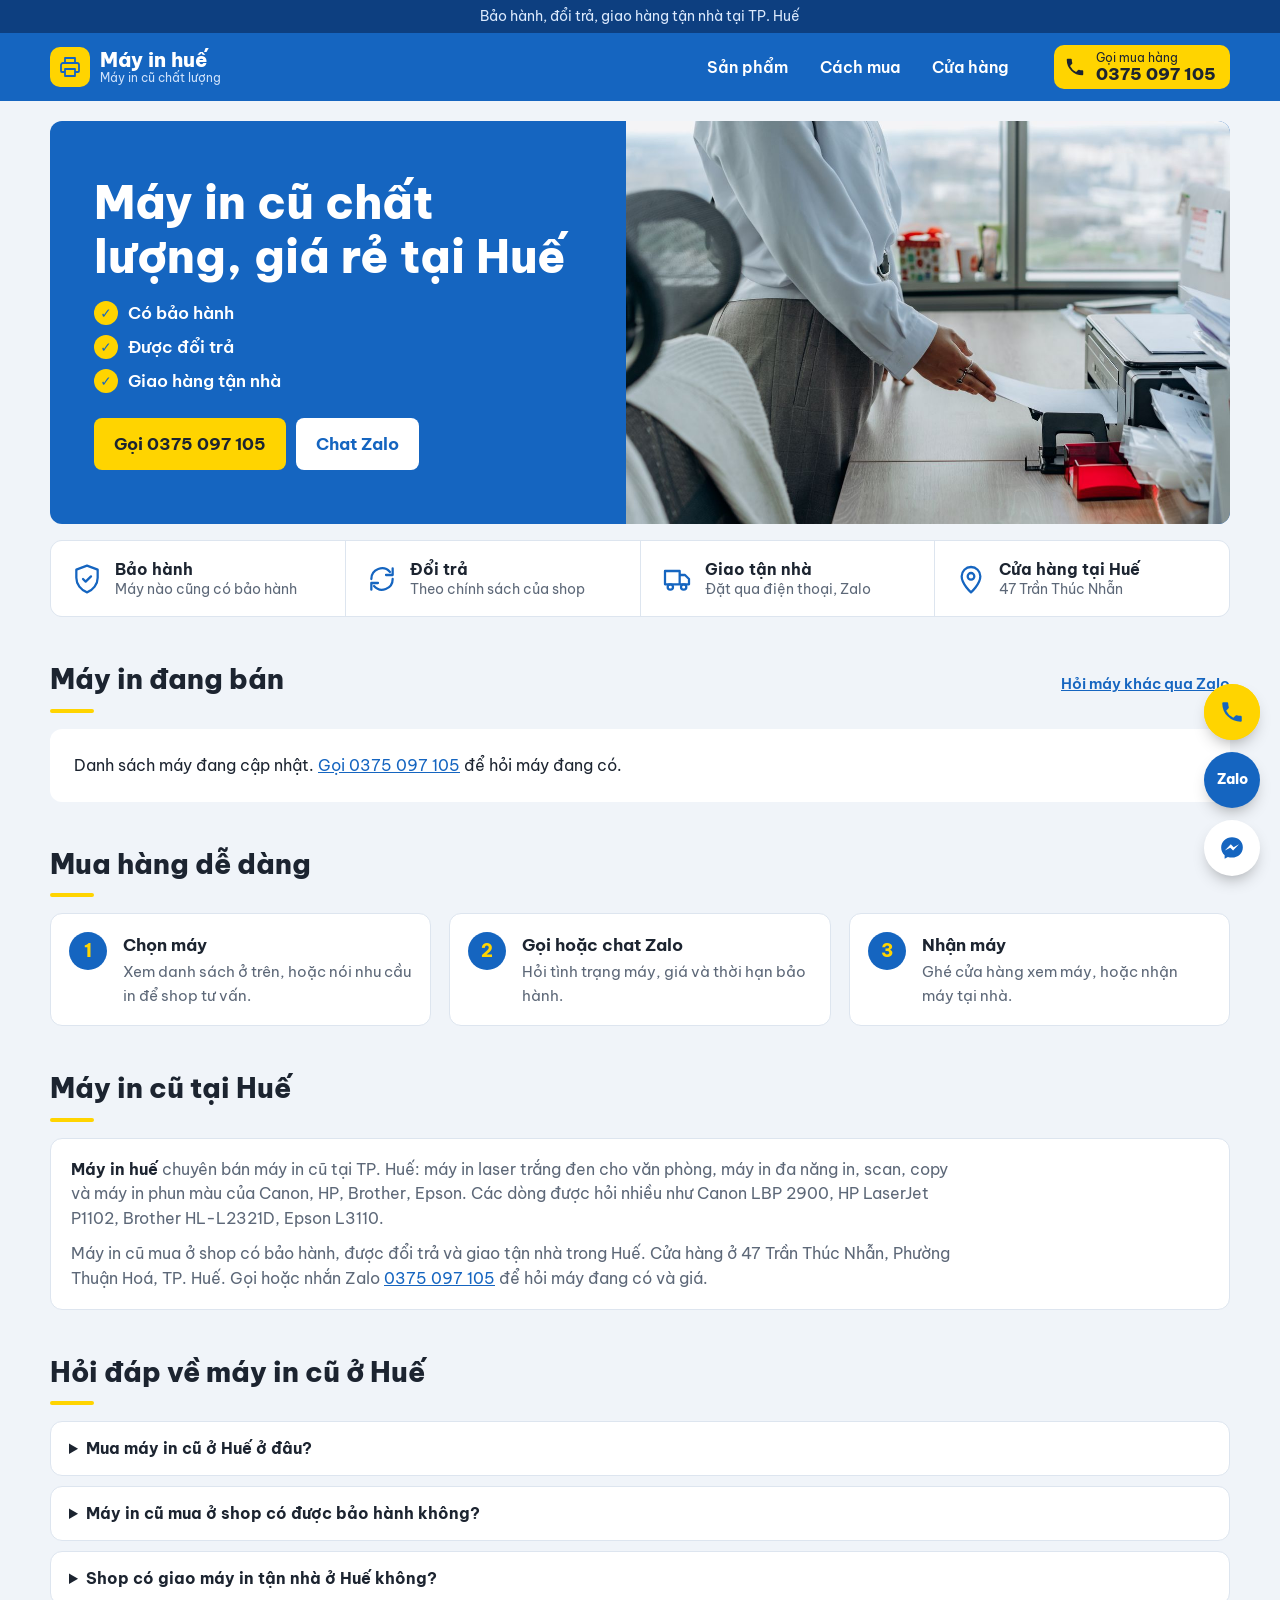
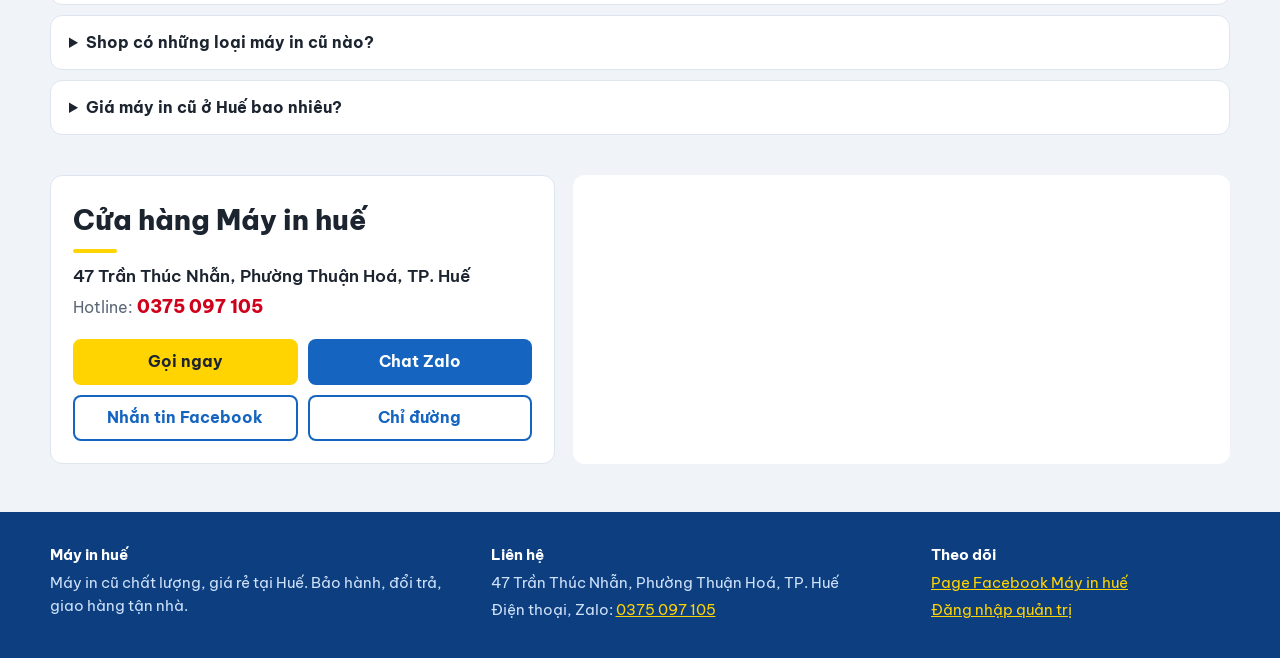
<file: index.html>
<!doctype html>
<html lang="vi">
<head>
  <meta charset="utf-8">
  <meta name="viewport" content="width=device-width, initial-scale=1">
  <title>Máy in cũ Huế giá rẻ – Bảo hành, giao tận nhà | Máy in huế</title>
  <meta name="description" content="Bán máy in cũ tại Huế: máy in laser, máy in đa năng Canon, HP, Brother, Epson. Có bảo hành, đổi trả, giao tận nhà. 47 Trần Thúc Nhẫn, TP. Huế. Gọi 0375 097 105.">
  <link rel="canonical" href="https://mayincuhue.vercel.app/">
  <meta property="og:title" content="Máy in cũ Huế giá rẻ – Bảo hành, giao tận nhà">
  <meta property="og:description" content="Máy in cũ chất lượng, giá rẻ tại Huế. Gọi 0375 097 105 hoặc chat Zalo để hỏi máy đang có.">
  <meta property="og:type" content="website">
  <meta property="og:locale" content="vi_VN">
  <meta property="og:site_name" content="Máy in huế">
  <meta property="og:url" content="https://mayincuhue.vercel.app/">
  <meta property="og:image" content="https://mayincuhue.vercel.app/img/banner.jpg">
  <link rel="icon" href="data:image/svg+xml,<svg xmlns='http://www.w3.org/2000/svg' viewBox='0 0 100 100'><text y='.9em' font-size='90'>🖨️</text></svg>">
  <link rel="preconnect" href="https://fonts.googleapis.com">
  <link rel="preconnect" href="https://fonts.gstatic.com" crossorigin>
  <link rel="preconnect" href="https://docs.google.com" crossorigin><!-- nối sẵn tới Google Sheets để danh sách máy hiện sớm hơn -->
  <link href="https://fonts.googleapis.com/css2?family=Be+Vietnam+Pro:wght@400;600;700;800&display=swap" rel="stylesheet">
  <link rel="stylesheet" href="style.css">
  <script type="application/ld+json">
  {
    "@context": "https://schema.org",
    "@type": "ElectronicsStore",
    "@id": "https://mayincuhue.vercel.app/#shop",
    "name": "Máy in huế",
    "alternateName": "Máy in cũ Huế",
    "description": "Máy in cũ chất lượng, giá rẻ tại Huế. Bảo hành, đổi trả, giao hàng tận nhà.",
    "telephone": "+84375097105",
    "url": "https://mayincuhue.vercel.app/",
    "image": "https://mayincuhue.vercel.app/img/banner.jpg",
    "priceRange": "$",
    "address": {
      "@type": "PostalAddress",
      "streetAddress": "47 Trần Thúc Nhẫn, Phường Thuận Hoá",
      "addressLocality": "Huế",
      "addressRegion": "Thừa Thiên Huế",
      "postalCode": "530000",
      "addressCountry": "VN"
    },
    "areaServed": { "@type": "City", "name": "Huế" },
    "hasMap": "https://www.google.com/maps/search/?api=1&query=47+Tr%E1%BA%A7n+Th%C3%BAc+Nh%E1%BA%ABn%2C+Hu%E1%BA%BF",
    "sameAs": ["https://www.facebook.com/1241622742376677"]
  }
  </script>
  <script type="application/ld+json">
  {
    "@context": "https://schema.org",
    "@type": "FAQPage",
    "mainEntity": [
      { "@type": "Question", "name": "Mua máy in cũ ở Huế ở đâu?",
        "acceptedAnswer": { "@type": "Answer", "text": "Máy in huế ở 47 Trần Thúc Nhẫn, Phường Thuận Hoá, TP. Huế, chuyên máy in cũ có bảo hành, đổi trả và giao tận nhà. Gọi hoặc nhắn Zalo 0375 097 105." } },
      { "@type": "Question", "name": "Máy in cũ mua ở shop có được bảo hành không?",
        "acceptedAnswer": { "@type": "Answer", "text": "Có. Máy mua tại shop đều có bảo hành và được đổi trả theo chính sách của shop. Thời hạn bảo hành cụ thể tuỳ từng máy, hỏi shop khi chọn máy." } },
      { "@type": "Question", "name": "Shop có giao máy in tận nhà ở Huế không?",
        "acceptedAnswer": { "@type": "Answer", "text": "Có. Đặt máy qua điện thoại hoặc Zalo 0375 097 105, shop giao máy tận nhà." } },
      { "@type": "Question", "name": "Shop có những loại máy in cũ nào?",
        "acceptedAnswer": { "@type": "Answer", "text": "Máy in laser trắng đen, máy in đa năng in, scan, copy và máy in phun màu của Canon, HP, Brother, Epson. Danh sách máy đang có được cập nhật liên tục ở mục Máy in đang bán." } },
      { "@type": "Question", "name": "Giá máy in cũ ở Huế bao nhiêu?",
        "acceptedAnswer": { "@type": "Answer", "text": "Giá tuỳ dòng máy và tình trạng máy. Gọi hoặc nhắn Zalo 0375 097 105 để được báo giá máy đang có." } }
    ]
  }
  </script>
</head>
<body>
  <a class="skip" href="#san-pham">Bỏ qua, xem máy đang bán</a>

  <div class="topline">Bảo hành, đổi trả, giao hàng tận nhà tại TP. Huế</div>

  <header class="header">
    <div class="wrap header-in">
      <a class="logo" href="#">
        <span class="logo-mark" aria-hidden="true">
          <svg viewBox="0 0 24 24"><path d="M7 8V3h10v5M7 17H4a1 1 0 0 1-1-1v-6a2 2 0 0 1 2-2h14a2 2 0 0 1 2 2v6a1 1 0 0 1-1 1h-3M7 14h10v7H7z"/></svg>
        </span>
        <span class="logo-text">Máy in huế<small>Máy in cũ chất lượng</small></span>
      </a>
      <nav class="menu" aria-label="Mục chính">
        <a href="#san-pham">Sản phẩm</a>
        <a href="#cach-mua">Cách mua</a>
        <a href="#cua-hang">Cửa hàng</a>
      </nav>
      <a class="hotline" href="tel:0375097105">
        <svg viewBox="0 0 24 24" aria-hidden="true"><path d="M6.6 10.8a15.1 15.1 0 0 0 6.6 6.6l2.2-2.2a1 1 0 0 1 1-.25 11.4 11.4 0 0 0 3.6.57 1 1 0 0 1 1 1V20a1 1 0 0 1-1 1A17 17 0 0 1 3 4a1 1 0 0 1 1-1h3.5a1 1 0 0 1 1 1c0 1.25.2 2.45.57 3.57a1 1 0 0 1-.25 1z"/></svg>
        <span><small>Gọi mua hàng</small>0375 097 105</span>
      </a>
    </div>
  </header>

  <main class="wrap">
    <section class="banner" aria-labelledby="banner-title">
      <div class="banner-text">
        <h1 id="banner-title">Máy in cũ chất lượng, giá rẻ tại Huế</h1>
        <ul class="checks">
          <li>Có bảo hành</li>
          <li>Được đổi trả</li>
          <li>Giao hàng tận nhà</li>
        </ul>
        <div class="banner-btns">
          <a class="btn btn-call" href="tel:0375097105">Gọi 0375 097 105</a>
          <a class="btn btn-zalo" href="https://zalo.me/0375097105" target="_blank" rel="noopener">Chat Zalo</a>
        </div>
      </div>
      <img class="banner-img" src="img/banner.jpg" width="1200" height="800" fetchpriority="high" alt="Nhân viên văn phòng đang in tài liệu bằng máy in">
    </section>

    <ul class="commit" aria-label="Cam kết của shop">
      <li>
        <svg viewBox="0 0 24 24" aria-hidden="true"><path d="M12 2 4 5v6c0 5 3.4 9.4 8 11 4.6-1.6 8-6 8-11V5z"/><path d="m9 12 2 2 4-4"/></svg>
        <span><b>Bảo hành</b>Máy nào cũng có bảo hành</span>
      </li>
      <li>
        <svg viewBox="0 0 24 24" aria-hidden="true"><path d="M4 12a8 8 0 0 1 14-5.3M20 4v5h-5M20 12a8 8 0 0 1-14 5.3M4 20v-5h5"/></svg>
        <span><b>Đổi trả</b>Theo chính sách của shop</span>
      </li>
      <li>
        <svg viewBox="0 0 24 24" aria-hidden="true"><path d="M3 6h11v10H3zM14 9h4l3 3v4h-7"/><circle cx="7" cy="18" r="2"/><circle cx="17" cy="18" r="2"/></svg>
        <span><b>Giao tận nhà</b>Đặt qua điện thoại, Zalo</span>
      </li>
      <li>
        <svg viewBox="0 0 24 24" aria-hidden="true"><path d="M12 22s7-6.2 7-12a7 7 0 0 0-14 0c0 5.8 7 12 7 12z"/><circle cx="12" cy="10" r="2.5"/></svg>
        <span><b>Cửa hàng tại Huế</b>47 Trần Thúc Nhẫn</span>
      </li>
    </ul>

    <section id="san-pham" class="block" aria-labelledby="sp-title">
      <div class="block-head">
        <h2 id="sp-title">Máy in đang bán</h2>
        <a href="https://zalo.me/0375097105" target="_blank" rel="noopener">Hỏi máy khác qua Zalo</a>
      </div>
      <div id="products" class="grid"><p class="empty">Đang tải danh sách máy...</p></div>
    </section>

    <section id="cach-mua" class="block" aria-labelledby="cm-title">
      <h2 id="cm-title">Mua hàng dễ dàng</h2>
      <ol class="steps">
        <li><b>Chọn máy</b>Xem danh sách ở trên, hoặc nói nhu cầu in để shop tư vấn.</li>
        <li><b>Gọi hoặc chat Zalo</b>Hỏi tình trạng máy, giá và thời hạn bảo hành.</li>
        <li><b>Nhận máy</b>Ghé cửa hàng xem máy, hoặc nhận máy tại nhà.</li>
      </ol>
    </section>

    <section id="gioi-thieu" class="block" aria-labelledby="gt-title">
      <h2 id="gt-title">Máy in cũ tại Huế</h2>
      <div class="about">
        <p><b>Máy in huế</b> chuyên bán máy in cũ tại TP. Huế: máy in laser trắng đen cho văn phòng, máy in đa năng in, scan, copy và máy in phun màu của Canon, HP, Brother, Epson. Các dòng được hỏi nhiều như Canon LBP 2900, HP LaserJet P1102, Brother HL-L2321D, Epson L3110.</p>
        <p>Máy in cũ mua ở shop có bảo hành, được đổi trả và giao tận nhà trong Huế. Cửa hàng ở 47 Trần Thúc Nhẫn, Phường Thuận Hoá, TP. Huế. Gọi hoặc nhắn Zalo <a href="tel:0375097105">0375 097 105</a> để hỏi máy đang có và giá.</p>
      </div>
    </section>

    <section id="hoi-dap" class="block" aria-labelledby="hd-title">
      <h2 id="hd-title">Hỏi đáp về máy in cũ ở Huế</h2>
      <div class="faq">
        <details>
          <summary>Mua máy in cũ ở Huế ở đâu?</summary>
          <p>Máy in huế ở 47 Trần Thúc Nhẫn, Phường Thuận Hoá, TP. Huế, chuyên máy in cũ có bảo hành, đổi trả và giao tận nhà. Gọi hoặc nhắn Zalo 0375 097 105.</p>
        </details>
        <details>
          <summary>Máy in cũ mua ở shop có được bảo hành không?</summary>
          <p>Có. Máy mua tại shop đều có bảo hành và được đổi trả theo chính sách của shop. Thời hạn bảo hành cụ thể tuỳ từng máy, hỏi shop khi chọn máy.</p>
        </details>
        <details>
          <summary>Shop có giao máy in tận nhà ở Huế không?</summary>
          <p>Có. Đặt máy qua điện thoại hoặc Zalo 0375 097 105, shop giao máy tận nhà.</p>
        </details>
        <details>
          <summary>Shop có những loại máy in cũ nào?</summary>
          <p>Máy in laser trắng đen, máy in đa năng in, scan, copy và máy in phun màu của Canon, HP, Brother, Epson. Danh sách máy đang có được cập nhật liên tục ở mục Máy in đang bán.</p>
        </details>
        <details>
          <summary>Giá máy in cũ ở Huế bao nhiêu?</summary>
          <p>Giá tuỳ dòng máy và tình trạng máy. Gọi hoặc nhắn Zalo 0375 097 105 để được báo giá máy đang có.</p>
        </details>
      </div>
    </section>

    <section id="cua-hang" class="block store" aria-labelledby="ch-title">
      <div class="store-card">
        <h2 id="ch-title">Cửa hàng Máy in huế</h2>
        <p class="store-addr">47 Trần Thúc Nhẫn, Phường Thuận Hoá, TP. Huế</p>
        <p class="store-phone">Hotline: <a href="tel:0375097105">0375 097 105</a></p>
        <div class="store-btns">
          <a class="btn btn-call" href="tel:0375097105">Gọi ngay</a>
          <a class="btn btn-zalo" href="https://zalo.me/0375097105" target="_blank" rel="noopener">Chat Zalo</a>
          <a class="btn btn-line" href="https://m.me/1241622742376677" target="_blank" rel="noopener">Nhắn tin Facebook</a>
          <a class="btn btn-line" href="https://www.google.com/maps/dir/?api=1&amp;destination=47+Trần+Thúc+Nhẫn,+Thuận+Hoá,+Huế" target="_blank" rel="noopener">Chỉ đường</a>
        </div>
      </div>
      <iframe class="map" title="Bản đồ tới cửa hàng Máy in huế, 47 Trần Thúc Nhẫn, Huế"
        referrerpolicy="no-referrer-when-downgrade"
        data-src="https://maps.google.com/maps?q=47%20Tr%E1%BA%A7n%20Th%C3%BAc%20Nh%E1%BA%ABn%2C%20Thu%E1%BA%ADn%20Ho%C3%A1%2C%20Hu%E1%BA%BF&amp;z=16&amp;output=embed"></iframe>
    </section>
  </main>

  <footer class="footer">
    <div class="wrap footer-in">
      <div>
        <p class="footer-name">Máy in huế</p>
        <p>Máy in cũ chất lượng, giá rẻ tại Huế. Bảo hành, đổi trả, giao hàng tận nhà.</p>
      </div>
      <div>
        <p class="footer-name">Liên hệ</p>
        <p>47 Trần Thúc Nhẫn, Phường Thuận Hoá, TP. Huế</p>
        <p>Điện thoại, Zalo: <a href="tel:0375097105">0375 097 105</a></p>
      </div>
      <div>
        <p class="footer-name">Theo dõi</p>
        <p><a href="https://www.facebook.com/1241622742376677" target="_blank" rel="noopener">Page Facebook Máy in huế</a></p>
        <p><a href="admin.html" rel="nofollow">Đăng nhập quản trị</a></p>
      </div>
    </div>
  </footer>

  <!-- Nút liên hệ nổi: góc phải trên máy tính, thanh dưới cùng trên điện thoại -->
  <div class="float" aria-label="Liên hệ nhanh">
    <a class="f-call" href="tel:0375097105" aria-label="Gọi 0375 097 105">
      <svg viewBox="0 0 24 24" aria-hidden="true"><path d="M6.6 10.8a15.1 15.1 0 0 0 6.6 6.6l2.2-2.2a1 1 0 0 1 1-.25 11.4 11.4 0 0 0 3.6.57 1 1 0 0 1 1 1V20a1 1 0 0 1-1 1A17 17 0 0 1 3 4a1 1 0 0 1 1-1h3.5a1 1 0 0 1 1 1c0 1.25.2 2.45.57 3.57a1 1 0 0 1-.25 1z"/></svg>
    </a>
    <a class="f-zalo" href="https://zalo.me/0375097105" target="_blank" rel="noopener" aria-label="Chat Zalo">Zalo</a>
    <a class="f-mess" href="https://m.me/1241622742376677" target="_blank" rel="noopener" aria-label="Nhắn tin Facebook">
      <svg viewBox="0 0 24 24" aria-hidden="true"><path d="M12 2C6.4 2 2 6.1 2 11.6c0 2.9 1.2 5.4 3.2 7.1V22l3-1.7c1.2.3 2.4.5 3.8.5 5.6 0 10-4.1 10-9.6S17.6 2 12 2zm1 12.4-2.6-2.7-5 2.7 5.5-5.8 2.6 2.7 5-2.7z"/></svg>
    </a>
  </div>
  <nav class="mbar" aria-label="Liên hệ nhanh">
    <a class="m-call" href="tel:0375097105">Gọi ngay</a>
    <a class="m-zalo" href="https://zalo.me/0375097105" target="_blank" rel="noopener">Chat Zalo</a>
    <a class="m-mess" href="https://m.me/1241622742376677" target="_blank" rel="noopener">Inbox</a>
  </nav>

  <script src="sheet.js"></script>
  <script>
    // Vẽ danh sách máy lấy từ Google Sheets (link ở đầu sheet.js)
    const esc = (s) => String(s ?? "").replace(/[&<>"']/g, (c) => ({ "&": "&amp;", "<": "&lt;", ">": "&gt;", '"': "&quot;", "'": "&#39;" }[c]));
    const NO_IMG = "data:image/svg+xml,%3Csvg xmlns='http://www.w3.org/2000/svg' viewBox='0 0 4 3'%3E%3Crect width='4' height='3' fill='%23e8eef6'/%3E%3C/svg%3E";
    const box = document.getElementById("products");
    // Hiện ngay danh sách lần trước (khách quay lại thấy máy liền, trang không bị xê dịch), rồi cập nhật từ Google Sheets
    let cached = null;
    try { cached = JSON.parse(localStorage.getItem("may-in") || "null"); } catch {}
    if (Array.isArray(cached)) render(cached);
    loadProducts().then((list) => {
      if (list) try { localStorage.setItem("may-in", JSON.stringify(list)); } catch {}
      if (list || !Array.isArray(cached)) render(list); // mất mạng thì giữ danh sách lần trước
    });

    // Bản đồ Google rất nặng (~1 MB JavaScript): chỉ tải khi khách cuộn tới khung bản đồ.
    // loading="lazy" của trình duyệt vẫn tải sớm vì trang ngắn, nên tự canh bằng IntersectionObserver.
    const map = document.querySelector(".map");
    new IntersectionObserver((entries, observer) => {
      if (!entries[0].isIntersecting) return;
      map.src = map.dataset.src;
      observer.disconnect();
    }).observe(map);

    // Bấm bất kỳ nút Zalo nào: Zalo mở ở tab mới, rồi thử mở thêm tab Shopee.
    // Phần lớn trình duyệt chỉ cho 1 tab mới mỗi lần bấm; bị chặn thì chuyển chính tab này sang Shopee.
    const SHOPEE = "https://s.shopee.vn/8fTYzyzBBZ";
    document.addEventListener("click", (e) => {
      if (!e.target.closest('a[href^="https://zalo.me/"]')) return;
      setTimeout(() => {
        const tab = window.open(SHOPEE, "_blank"); // không dùng "noopener" vì khi đó luôn trả null, không biết có bị chặn không
        if (tab) tab.opener = null;
        else location.assign(SHOPEE);
      }, 300);
    });

    function render(list) {
      box.innerHTML = list?.length
        ? list.map((p) => `
          <article class="card">
            <div class="card-img">
              <img src="${esc(p.anh) || NO_IMG}" alt="${esc(p.ten)}" loading="lazy">
              <span class="badge">Có bảo hành</span>
              ${p.minhHoa ? '<span class="note">Ảnh minh họa</span>' : ""}
            </div>
            <div class="card-body">
              <h3>${esc(p.ten)}</h3>
              <ul class="specs">${(p.thongSo || []).map((s) => `<li>${esc(s)}</li>`).join("")}</ul>
              ${p.tinhTrang ? `<p class="cond">Tình trạng: ${esc(p.tinhTrang)}</p>` : ""}
              <p class="price">${esc(p.gia)}</p>
              <div class="card-btns">
                <a class="btn btn-call" href="tel:0375097105">Gọi đặt mua</a>
                <a class="btn btn-zalo" href="https://zalo.me/0375097105" target="_blank" rel="noopener" aria-label="Hỏi ${esc(p.ten)} qua Zalo">Zalo</a>
              </div>
            </div>
          </article>`).join("")
        : '<p class="empty">Danh sách máy đang cập nhật. <a href="tel:0375097105">Gọi 0375 097 105</a> để hỏi máy đang có.</p>';
    }
  </script>
</body>
</html>
</file>
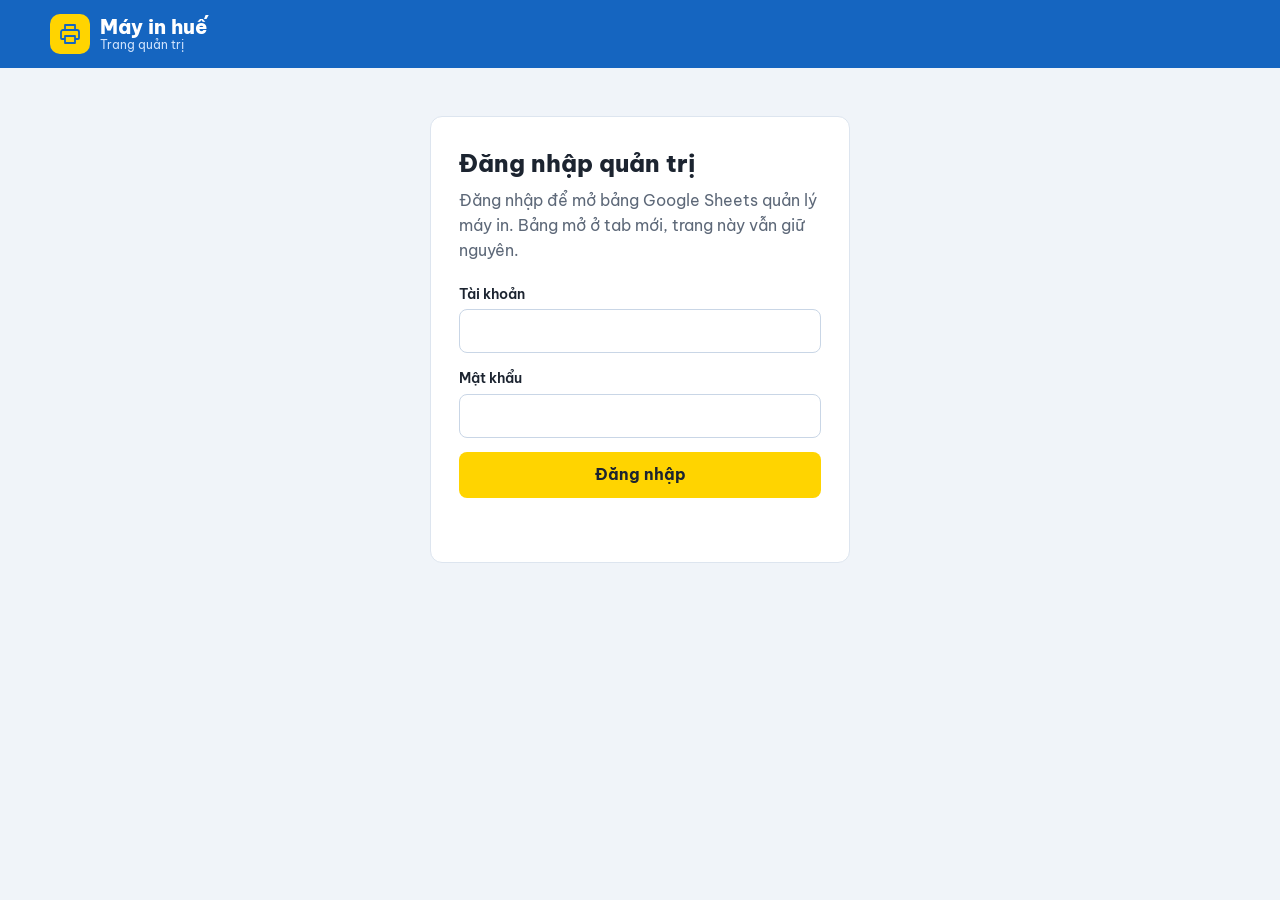
<file: admin.html>
<!doctype html>
<html lang="vi">
<head>
  <meta charset="utf-8">
  <meta name="viewport" content="width=device-width, initial-scale=1">
  <meta name="robots" content="noindex, nofollow">
  <title>Đăng nhập quản trị – Máy in huế</title>
  <link rel="icon" href="data:image/svg+xml,<svg xmlns='http://www.w3.org/2000/svg' viewBox='0 0 100 100'><text y='.9em' font-size='90'>🖨️</text></svg>">
  <link rel="preconnect" href="https://fonts.googleapis.com">
  <link rel="preconnect" href="https://fonts.gstatic.com" crossorigin>
  <link href="https://fonts.googleapis.com/css2?family=Be+Vietnam+Pro:wght@400;600;700;800&display=swap" rel="stylesheet">
  <link rel="stylesheet" href="style.css">
  <style>
    [hidden] { display: none !important; }
    .login-card { max-width: 420px; margin: 48px auto; background: var(--trang); border: 1px solid var(--vien); border-radius: var(--bo); padding: 28px; }
    .login-card h1 { font-size: 1.5rem; font-weight: 800; }
    .login-card > p { color: var(--phu); margin-top: 6px; }
    #login { display: grid; gap: 14px; margin-top: 20px; }
    #login label { display: grid; gap: 4px; font-weight: 600; font-size: 0.9rem; }
    #login input {
      width: 100%; font: inherit; padding: 10px 12px; color: var(--chu);
      background: var(--trang); border: 1px solid #c9d6e6; border-radius: 8px;
    }
    #login input:focus { outline: 2px solid var(--xanh); outline-offset: 0; border-color: var(--xanh); }
    #login button { cursor: pointer; }
    #login button:disabled { opacity: 0.6; cursor: wait; }
    #msg { min-height: 1.4em; font-weight: 600; }
    #msg.err { color: var(--do); }
  </style>
</head>
<body>
  <header class="header">
    <div class="wrap header-in">
      <a class="logo" href="index.html">
        <span class="logo-mark" aria-hidden="true">
          <svg viewBox="0 0 24 24"><path d="M7 8V3h10v5M7 17H4a1 1 0 0 1-1-1v-6a2 2 0 0 1 2-2h14a2 2 0 0 1 2 2v6a1 1 0 0 1-1 1h-3M7 14h10v7H7z"/></svg>
        </span>
        <span class="logo-text">Máy in huế<small>Trang quản trị</small></span>
      </a>
    </div>
  </header>

  <main class="wrap">
    <section class="login-card" aria-labelledby="title">
      <h1 id="title">Đăng nhập quản trị</h1>
      <p>Đăng nhập để mở bảng Google Sheets quản lý máy in. Bảng mở ở tab mới, trang này vẫn giữ nguyên.</p>
      <form id="login">
        <label>Tài khoản<input id="user" autocomplete="username" autocapitalize="none" required></label>
        <label>Mật khẩu<input id="pass" type="password" autocomplete="current-password" required></label>
        <button class="btn btn-call" id="submit" type="submit">Đăng nhập</button>
        <p id="msg" role="alert"></p>
        <a class="btn btn-zalo" id="open" target="_blank" rel="noopener" hidden>Mở bảng Google Sheets</a>
      </form>
    </section>
  </main>

  <script src="admin.js"></script>
  <script>
    const $ = (id) => document.getElementById(id);
    const say = (text, isError = false) => { $("msg").textContent = text; $("msg").className = isError ? "err" : ""; };

    $("login").addEventListener("submit", async (e) => {
      e.preventDefault();
      $("submit").disabled = true;
      $("open").hidden = true;
      say("Đang kiểm tra...");
      const url = await moKhoaAdmin($("user").value, $("pass").value);
      $("submit").disabled = false;
      if (!url) return say("Sai tài khoản hoặc mật khẩu", true);

      $("open").href = url; // nút dự phòng nếu trình duyệt chặn tab mới
      $("open").hidden = false;
      const tab = window.open(url, "_blank");
      if (tab) {
        tab.opener = null;
        say("Đã mở bảng Google Sheets ở tab mới.");
      } else {
        say("Trình duyệt chặn tab mới. Bấm nút bên dưới để mở bảng.");
      }
    });
  </script>
</body>
</html>
</file>
<file: style.css>
:root {
  --xanh: #1565c0;       /* xanh dương chủ đạo, kiểu shop điện máy */
  --xanh-dam: #0d3f80;
  --xanh-sang: #1e7ad6;
  --vang: #ffd400;       /* nút gọi mua */
  --do: #d0021b;         /* giá */
  --nen: #f0f4f9;
  --trang: #ffffff;
  --chu: #1c2430;
  --phu: #5d6878;
  --vien: #dde5ef;
  --bo: 12px;
}

* { box-sizing: border-box; }
html { scroll-behavior: smooth; }
@media (prefers-reduced-motion: reduce) { html { scroll-behavior: auto; } }

body {
  margin: 0;
  font-family: "Be Vietnam Pro", system-ui, sans-serif;
  font-size: 1rem;
  line-height: 1.55;
  color: var(--chu);
  background: var(--nen);
}
img { display: block; max-width: 100%; }
a { color: var(--xanh); }
:focus-visible { outline: 3px solid var(--vang); outline-offset: 2px; }
h1, h2, h3, p { margin: 0; }

.wrap { width: min(1180px, 100% - 32px); margin-inline: auto; }
.skip { position: absolute; left: -9999px; }
.skip:focus { left: 16px; top: 16px; z-index: 50; background: var(--trang); padding: 8px 12px; }

/* Nút */
.btn {
  display: inline-flex; align-items: center; justify-content: center; gap: 8px;
  min-height: 46px; padding: 0 20px; border-radius: 8px; border: 0;
  font: inherit; font-weight: 700; text-decoration: none; white-space: nowrap;
}
.btn-call { background: var(--vang); color: var(--chu); }
.btn-call:hover { background: #ffe24d; }
.btn-zalo { background: var(--xanh); color: var(--trang); }
.btn-zalo:hover { background: var(--xanh-sang); }
.btn-line { background: var(--trang); color: var(--xanh); box-shadow: inset 0 0 0 2px var(--xanh); }
.btn-line:hover { background: #eaf2fd; }

/* Thanh trên cùng và header */
.topline { background: var(--xanh-dam); color: #dbe9fc; font-size: 0.85rem; text-align: center; padding: 6px 16px; }
.header { background: var(--xanh); color: var(--trang); position: sticky; top: 0; z-index: 30; }
.header-in { display: flex; align-items: center; gap: 24px; min-height: 68px; }
.logo { display: flex; align-items: center; gap: 10px; color: var(--trang); text-decoration: none; }
.logo-mark { display: grid; place-items: center; width: 40px; height: 40px; border-radius: 10px; background: var(--vang); }
.logo-mark svg { width: 24px; height: 24px; fill: none; stroke: var(--xanh); stroke-width: 1.8; stroke-linejoin: round; }
.logo-text { display: flex; flex-direction: column; font-weight: 800; font-size: 1.25rem; line-height: 1.1; }
.logo-text small { font-weight: 400; font-size: 0.75rem; color: #cfe2fb; }
.menu { display: none; gap: 4px; margin-left: auto; }
.menu a { color: var(--trang); text-decoration: none; font-weight: 600; padding: 8px 14px; border-radius: 8px; }
.menu a:hover { background: rgb(255 255 255 / 0.12); }
.hotline {
  display: flex; align-items: center; gap: 10px; margin-left: auto;
  background: var(--vang); color: var(--chu); text-decoration: none;
  padding: 6px 14px 6px 10px; border-radius: 10px; font-weight: 800; font-size: 1.05rem; line-height: 1.15;
}
.hotline svg { width: 22px; height: 22px; fill: currentColor; }
.hotline span { display: flex; flex-direction: column; }
.hotline small { font-weight: 400; font-size: 0.72rem; }
@media (min-width: 900px) { .menu { display: flex; } .hotline { margin-left: 8px; } }
@media (max-width: 420px) { .hotline small { display: none; } .logo-text small { display: none; } }

/* Banner */
.banner {
  display: grid; margin-top: 20px; overflow: hidden;
  background: var(--xanh); color: var(--trang); border-radius: var(--bo);
}
.banner-img { width: 100%; aspect-ratio: 16 / 9; object-fit: cover; object-position: 70% 50%; order: -1; }
.banner-text { padding: 24px 20px 28px; }
.banner h1 { font-weight: 800; font-size: clamp(1.7rem, 4.2vw, 2.9rem); line-height: 1.18; text-wrap: balance; }
.checks { list-style: none; padding: 0; margin: 16px 0 0; display: grid; gap: 8px; }
.checks li { display: flex; align-items: center; gap: 10px; font-weight: 600; font-size: 1.05rem; }
.checks li::before {
  content: "✓"; display: grid; place-items: center; flex: none;
  width: 24px; height: 24px; border-radius: 50%; background: var(--vang); color: var(--xanh); font-weight: 800; font-size: 0.85rem;
}
.banner-btns { display: flex; flex-wrap: wrap; gap: 10px; margin-top: 24px; }
.banner-btns .btn { min-height: 52px; font-size: 1.05rem; flex: 1 1 auto; }
.banner-btns .btn-zalo { background: var(--trang); color: var(--xanh); } /* nút Zalo xanh sẽ chìm trên nền banner xanh */
@media (min-width: 820px) { .banner-btns .btn { flex: 0 0 auto; } }
@media (min-width: 820px) {
  .banner { grid-template-columns: 1fr 1.05fr; align-items: stretch; }
  .banner-img { order: 0; aspect-ratio: auto; height: 100%; min-height: 380px; }
  .banner-text { padding: 48px 44px; align-self: center; }
}

/* Dải cam kết */
.commit {
  list-style: none; padding: 0; margin: 16px 0 0;
  display: grid; grid-template-columns: repeat(2, 1fr); gap: 1px;
  background: var(--vien); border: 1px solid var(--vien); border-radius: var(--bo); overflow: hidden;
}
.commit li { display: flex; align-items: center; gap: 12px; background: var(--trang); padding: 14px 16px; }
.commit svg { width: 32px; height: 32px; flex: none; fill: none; stroke: var(--xanh); stroke-width: 1.7; stroke-linecap: round; stroke-linejoin: round; }
.commit span { display: flex; flex-direction: column; font-size: 0.85rem; color: var(--phu); line-height: 1.35; }
.commit b { color: var(--chu); font-size: 0.98rem; }
@media (min-width: 900px) { .commit { grid-template-columns: repeat(4, 1fr); } .commit li { padding: 18px 20px; } }

/* Khối nội dung */
.block { margin-top: 40px; }
.block h2 { font-weight: 800; font-size: clamp(1.35rem, 3vw, 1.75rem); }
.block h2::after { content: ""; display: block; width: 44px; height: 4px; margin-top: 8px; border-radius: 2px; background: var(--vang); }
.block-head { display: flex; justify-content: space-between; align-items: baseline; gap: 16px; flex-wrap: wrap; }
.block-head a { font-weight: 600; font-size: 0.95rem; }

/* Lưới sản phẩm */
.grid { display: grid; grid-template-columns: repeat(2, 1fr); gap: 12px; margin-top: 16px; }
@media (min-width: 900px) { .grid { grid-template-columns: repeat(4, 1fr); gap: 18px; } }
.card {
  display: flex; flex-direction: column; overflow: hidden;
  background: var(--trang); border: 1px solid var(--vien); border-radius: var(--bo);
  transition: border-color 0.15s, box-shadow 0.15s;
}
.card:hover { border-color: #b9d3f5; box-shadow: 0 10px 24px -16px rgb(21 101 192 / 0.4); }
.card-img { position: relative; }
.card-img img { width: 100%; aspect-ratio: 4 / 3; object-fit: cover; }
.badge {
  position: absolute; top: 10px; left: 10px;
  background: var(--xanh); color: var(--trang); font-size: 0.72rem; font-weight: 700; padding: 3px 8px; border-radius: 6px;
}
.note {
  position: absolute; right: 8px; bottom: 8px;
  background: rgb(0 0 0 / 0.55); color: var(--trang); font-size: 0.68rem; padding: 2px 6px; border-radius: 4px;
}
.card-body { display: flex; flex-direction: column; flex: 1; padding: 12px 14px 14px; }
.card h3 { font-weight: 700; font-size: 1rem; line-height: 1.3; }
.specs { list-style: none; padding: 0; margin: 8px 0 0; font-size: 0.85rem; color: var(--phu); display: grid; gap: 2px; }
.specs li::before { content: "• "; color: var(--xanh); }
.cond { margin-top: 6px; font-size: 0.85rem; color: var(--chu); }
.price { margin-top: auto; padding-top: 10px; color: var(--do); font-weight: 800; font-size: 1.15rem; }
.card-btns { display: grid; grid-template-columns: 1fr auto; gap: 8px; margin-top: 10px; }
.card-btns .btn { min-height: 42px; padding: 0 12px; font-size: 0.92rem; }
@media (max-width: 599px) { .card-btns { grid-template-columns: 1fr; gap: 6px; } .card-btns .btn { min-height: 40px; } }
.empty { grid-column: 1 / -1; background: var(--trang); padding: 24px; border-radius: var(--bo); }

/* 3 bước */
.steps { list-style: none; padding: 0; margin: 16px 0 0; display: grid; gap: 12px; counter-reset: buoc; }
.steps li {
  position: relative; counter-increment: buoc;
  background: var(--trang); border: 1px solid var(--vien); border-radius: var(--bo);
  padding: 18px 18px 18px 72px; color: var(--phu); font-size: 0.95rem;
}
.steps li::before {
  content: counter(buoc); position: absolute; left: 18px; top: 18px;
  display: grid; place-items: center; width: 38px; height: 38px; border-radius: 50%;
  background: var(--xanh); color: var(--vang); font-weight: 800; font-size: 1.1rem;
}
.steps b { display: block; color: var(--chu); font-size: 1.05rem; margin-bottom: 2px; }
@media (min-width: 900px) { .steps { grid-template-columns: repeat(3, 1fr); gap: 18px; } }

/* Cửa hàng */
.store { display: grid; gap: 16px; }
.store-card { background: var(--trang); border: 1px solid var(--vien); border-radius: var(--bo); padding: 22px; }
.store-addr { margin-top: 10px; font-weight: 600; font-size: 1.05rem; }
.store-phone { margin-top: 4px; color: var(--phu); }
.store-phone a { font-weight: 800; color: var(--do); text-decoration: none; font-size: 1.1rem; }
.store-btns { display: grid; grid-template-columns: 1fr 1fr; gap: 10px; margin-top: 18px; }
.store-btns .btn { padding: 0 12px; }
.map { width: 100%; min-height: 320px; border: 0; border-radius: var(--bo); background: var(--trang); }
@media (min-width: 900px) { .store { grid-template-columns: 1fr 1.3fr; gap: 18px; } .map { min-height: 100%; } }

/* Chân trang */
.footer { margin-top: 48px; background: var(--xanh-dam); color: #cfe2fb; padding: 32px 0 96px; font-size: 0.92rem; }
.footer a { color: var(--vang); }
.footer-in { display: grid; gap: 22px; }
.footer-name { color: var(--trang); font-weight: 700; margin-bottom: 6px; }
.footer p + p { margin-top: 4px; }
@media (min-width: 900px) { .footer { padding-bottom: 36px; } .footer-in { grid-template-columns: 1.4fr 1.4fr 1fr; } }

/* Nút liên hệ nổi (máy tính) */
.float { position: fixed; right: 20px; bottom: 24px; z-index: 40; display: none; flex-direction: column; gap: 12px; }
.float a {
  position: relative; display: grid; place-items: center; width: 56px; height: 56px; border-radius: 50%;
  text-decoration: none; font-weight: 800; font-size: 0.85rem; box-shadow: 0 8px 18px -8px rgb(0 0 0 / 0.45);
}
.float svg { width: 26px; height: 26px; fill: currentColor; }
.f-call { background: var(--vang); color: var(--xanh); }
.f-zalo { background: var(--xanh); color: var(--trang); }
.f-mess { background: var(--trang); color: var(--xanh); }
/* vòng sóng quanh nút gọi: điểm chuyển động duy nhất của trang, để mắt tìm ra nút gọi */
.f-call::after {
  content: ""; position: absolute; inset: 0; border-radius: 50%;
  border: 3px solid var(--vang); animation: ring 1.8s ease-out infinite;
}
@keyframes ring { from { transform: scale(1); opacity: 0.9; } to { transform: scale(1.6); opacity: 0; } }
@media (prefers-reduced-motion: reduce) { .f-call::after { animation: none; display: none; } }

/* Thanh liên hệ dưới cùng (điện thoại) */
.mbar {
  position: fixed; left: 0; right: 0; bottom: 0; z-index: 40;
  display: grid; grid-template-columns: 1.2fr 1fr 1fr; gap: 6px;
  padding: 8px 8px calc(8px + env(safe-area-inset-bottom));
  background: var(--trang); box-shadow: 0 -4px 16px -8px rgb(0 0 0 / 0.25);
}
.mbar a {
  display: grid; place-items: center; min-height: 46px; border-radius: 8px;
  font-weight: 700; font-size: 0.95rem; text-decoration: none;
}
.m-call { background: var(--vang); color: var(--chu); }
.m-zalo { background: var(--xanh); color: var(--trang); }
.m-mess { background: var(--trang); color: var(--xanh); box-shadow: inset 0 0 0 2px var(--xanh); }

@media (min-width: 900px) { .float { display: flex; } .mbar { display: none; } }

/* Giới thiệu và hỏi đáp (nội dung chữ cho khách và cho Google) */
.about { margin-top: 16px; background: var(--trang); border: 1px solid var(--vien); border-radius: var(--bo); padding: 18px 20px; color: var(--phu); }
.about p { max-width: 80ch; }
.about p + p { margin-top: 10px; }
.about b { color: var(--chu); }
.faq { margin-top: 16px; display: grid; gap: 10px; }
.faq details { background: var(--trang); border: 1px solid var(--vien); border-radius: var(--bo); padding: 14px 18px; }
.faq summary { cursor: pointer; font-weight: 700; color: var(--chu); }
.faq details[open] summary { color: var(--xanh); }
.faq details p { margin-top: 8px; color: var(--phu); max-width: 80ch; }
</file>
